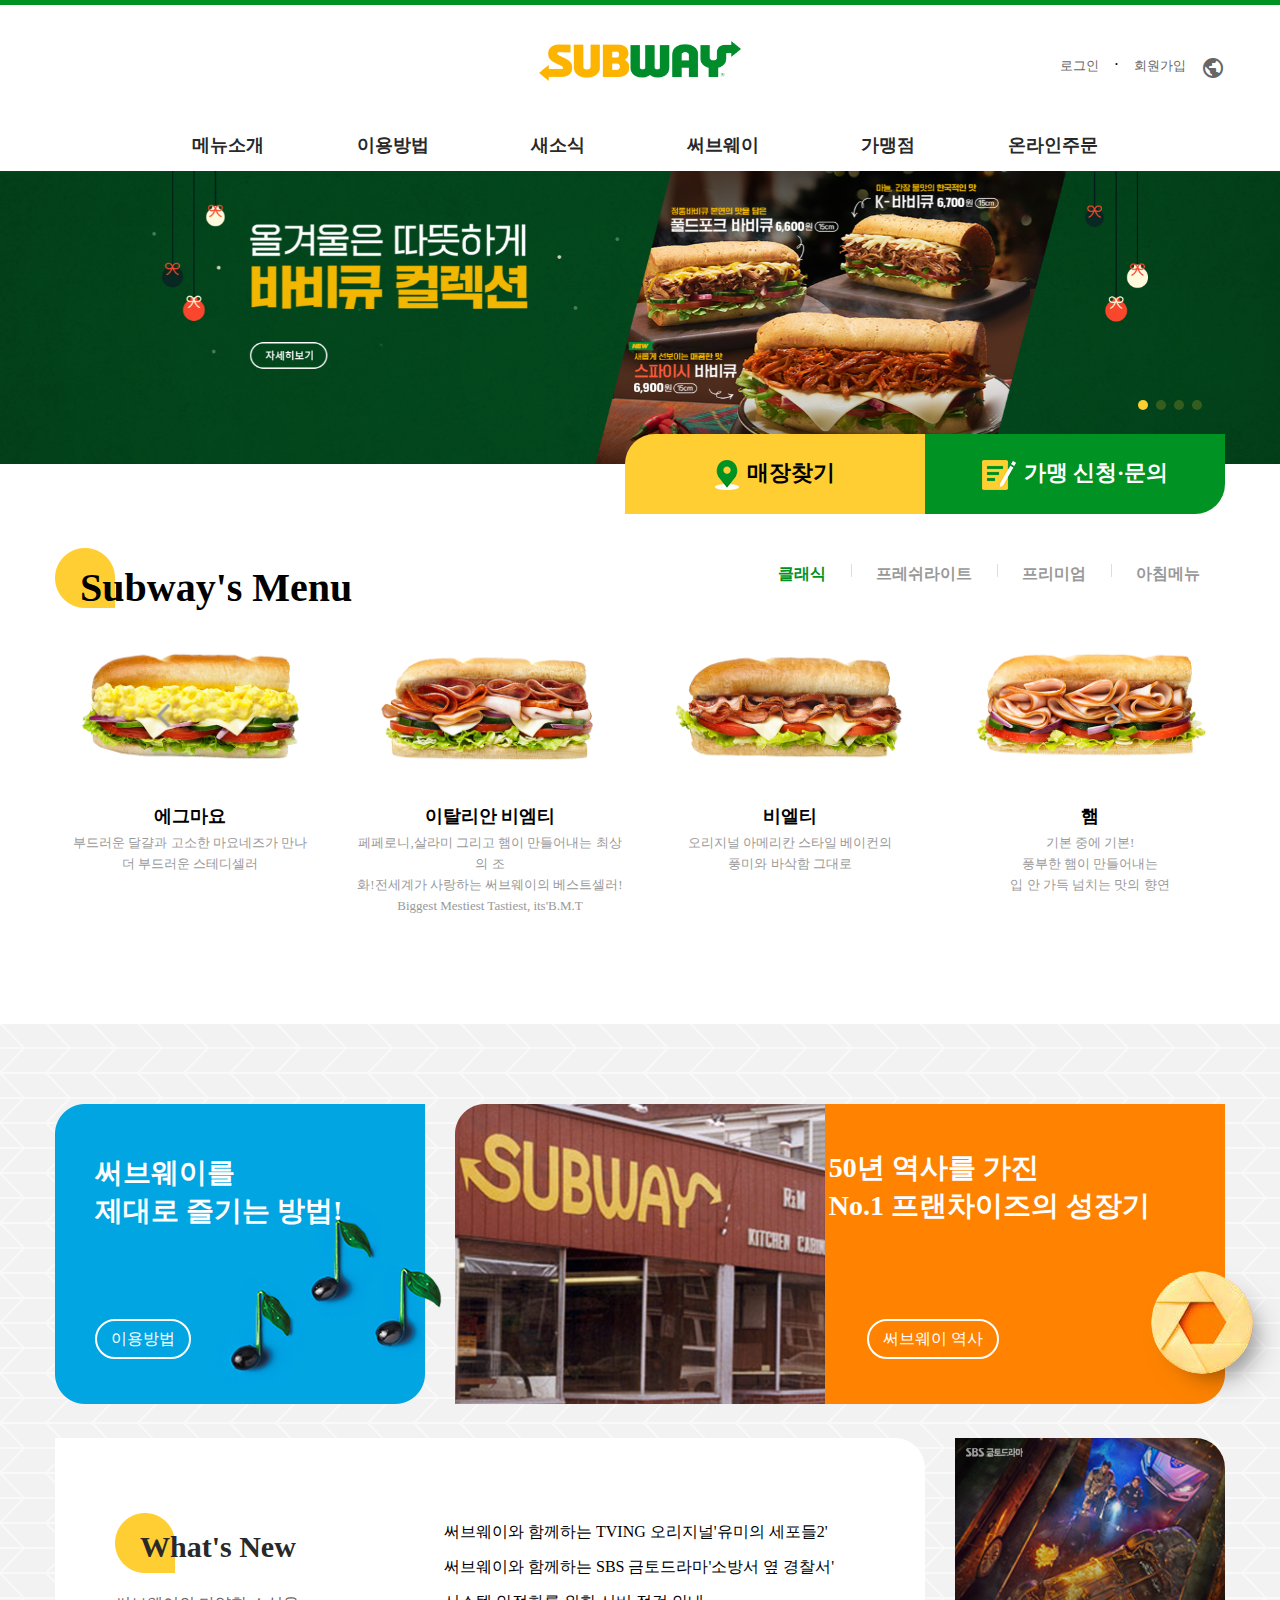
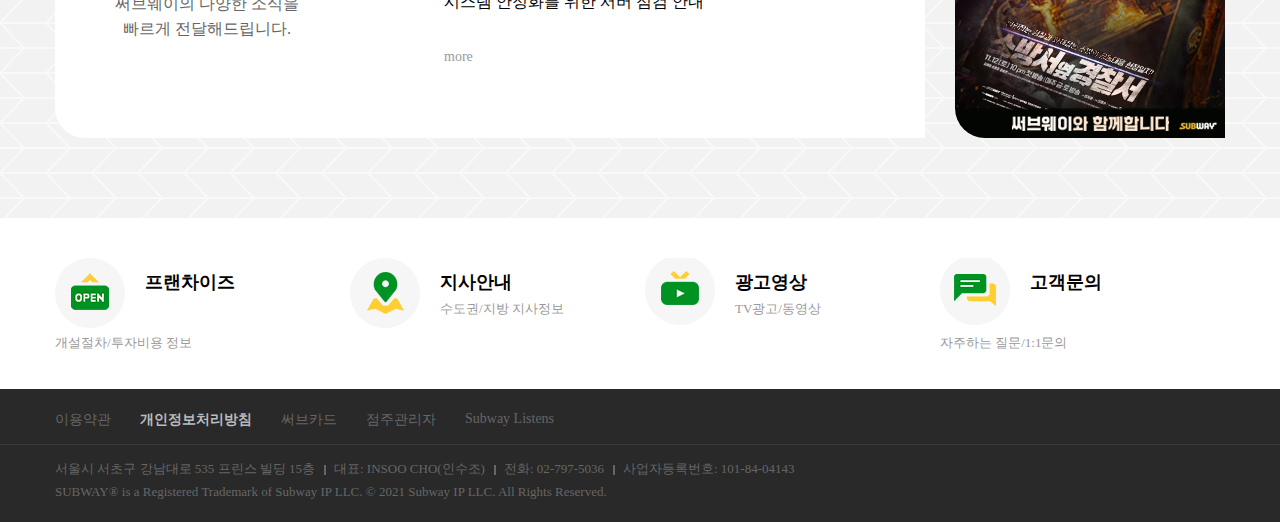
<file: index.html>
<!DOCTYPE html>
<html lang="ko">
<head>
    <meta charset="UTF-8">
    <meta http-equiv="X-UA-Compatible" content="IE=edge">
    <meta name="viewport" content="width=device-width, initial-scale=1.0">
    <title>SUBWAY 서브웨이</title>
    <meta property="og:type" content="website">
    <meta property="og:url" content="https://index.html">
    <meta property="og:title" content="Subway Korea">
    <meta property="og:image" content="https://example.com/image.jpg">
    <meta property="og:description" content="신선하고 건강한 글로벌 NO.1 샌드위치 브랜드, 써브웨이">
    <meta property="og:site_name" content="SUBWAY 서브웨이">
    <meta property="og:locale" content="ko_KO">

    <!--Swiper js-->
    <link rel="stylesheet" href="https://cdn.jsdelivr.net/npm/swiper/swiper-bundle.min.css"/>

    <!--Link-->
    <link rel="icon" type="image/x-icon" href="/image/subway_favicon.ico">
    <link rel="preconnect" href="https://fonts.googleapis.com">
    <link rel="preconnect" href="https://fonts.gstatic.com" crossorigin>
    <link href="https://fonts.googleapis.com/css2?family=Nanum+Gothic:wght@400;700;800&display=swap" rel="stylesheet">
    <link rel="stylesheet" href="https://fonts.googleapis.com/css2?family=Material+Symbols+Outlined:opsz,wght,FILL,GRAD@20..48,100..700,0..1,-50..200" />
    <link rel="stylesheet" href="css/style.css">
    
    <!--Script-->
    <script src="https://cdn.jsdelivr.net/npm/swiper/swiper-bundle.min.js"></script>
    <script defer src="js/main.js"></script>

</head>
<body>

<!--Header-->

    <header>
        <div class="inner">
            <div id="header">
                <div class="logo">
                <a href="javascript:void(0)"><img src="image/subway_logo.png" alt="subway"></a>
                </div>
                <ul class="sub-menu">
                    <li><a id="btn-login" href="javascript:void(0)">로그인</a></li>
                    <li>·</li>
                    <li><a href="javascript:void(0)">회원가입</a></li>
                    <li><a href="javascript:void(0)"><span class="material-symbols-outlined">public</span></a></li>
                </ul>
            </div>
        </div>
    </header>


    <!--Login modal-->
    <div id="modal" class="modal-overlay">
        <div class="modal-window">
            <div class="title">
                <img src="image/subway_logo.png" alt="Subway">
                <h2>로그인</h2>
                <p>써브웨이 회원으로 로그인하시면<br>다양한 서비스를 이용하실 수 있습니다.</p>
            </div>
            <div class="content">
                <input type="text" placeholder="아이디" onfocus="this.placeholder=''" onblur="this.placeholder='아이디'">
                <input type="password" placeholder="비밀번호" onfocus="this.placeholder=''" onblur="this.placeholder='비밀번호'">
            </div>
            <div class="login-btn">
                <button>로그인</button>
            </div>
            <div class="modal-user_find">
                <ul>
                    <li><a href="/">아이디 찾기</a></li>
                    <li><a href="/">비밀번호 찾기</a></li>
                    <li><a href="/">회원가입</a></li>
                </ul>
            </div>
            
        </div>
    </div>

<!--Navbar-->

    <nav>
        <div class="navbar">
            <ul class="clearfix mainmenu">
                <li>메뉴소개
                    <ul class="submenu">
                        <li><a href="./menuList/sandwich.html">샌드위치</a></li>
                        <li><a href="/">랩·기타</a></li>
                        <li><a href="/">샐러드</a></li>
                        <li><a href="/">아침메뉴</a></li>
                        <li><a href="/">스마일 썹</a></li>
                        <li><a href="/">단체메뉴</a></li>
                    </ul>
                </li>
                <li>이용방법
                    <ul class="submenu">
                        <li><a href="/">써브웨이 이용방법</a></li>
                        <li><a href="/">단체메뉴 이용방법</a></li>
                        <li><a href="/">신선한 재료 소개</a></li>
                        <li><a href="/">APP 이용방법</a></li>
                    </ul>
                </li>
                <li>새소식
                    <ul class="submenu">
                        <li><a href="/">이벤트·프로모션</a></li>
                        <li><a href="/">뉴스·공지사항</a></li>
                        <li><a href="/">광고영상</a></li>
                    </ul>
                </li>
                <li>써브웨이
                    <ul class="submenu">
                        <li><a href="/">써브웨이 역사</a></li>
                        <li><a href="/">써브웨이 약속</a></li>
                        <li><a href="/">샌드위치 아티스트 지원</a></li>
                        <li><a href="/">매장찾기</a></li>
                    </ul>
                </li>
                <li>가맹점
                    <ul class="submenu">
                        <li><a href="/">써브웨이 프랜차이즈</a></li>
                        <li><a href="/">가맹관련 FAQ</a></li>
                        <li><a href="/">가맹신청·문의</a></li>
                        <li><a href="/">지사안내</a></li>
                        <li><a href="/">사업설명회</a></li>
                    </ul>
                </li>
                <li>온라인주문
                    <ul class="submenu">
                        <li><a href="/">FAST-SUB</a></li>
                        <li><a href="/">HOME-SUB</a></li>
                        <li><a href="/">단체주문</a></li>
                    </ul>
                </li>
            </ul>
        </div>
    </nav>

<!--Slide Banner Section-->
    <section>
            <div class="swiper mySwiper">
                <div class="swiper-wrapper">
                <div class="swiper-slide"><a href=""><img src="./image/slide1.jpg" alt="올겨울은 따뜻하게 바비큐 컬렉션"></a></div>
                <div class="swiper-slide"><a href=""><img src="./image/slide2.jpg" alt="이달의 썹!프라이즈 치킨 데리야끼 콤보"></a></div>
                <div class="swiper-slide"><a href=""><img src="./image/slide3.jpg" alt="오븐 베이크 스위트 포테이토, 고구마칩 2200원, 고구마칩 & 음료 3400원"></a></div>
                <div class="swiper-slide"><a href=""><img src="./image/slide4.jpg" alt="내 손안의 작은 서브웨이 말이 안나올때 손으로 주문하자"></a></div>
                </div>
                <div class="swiper-pagination"></div>
            </div>
            <div class="inner">
                <div class="quick_link">
                    <div class="store">
                        <strong><a href=""><img src="image/icon_map (1).png" alt="map__icon">매장찾기</a></strong>
                    </div>
                    <div class="franchise">
                        <strong><a href=""><img src="image/icon_franchise.png" alt="Write">가맹 신청·문의</a></strong>
                    </div>
                </div>
            </div>
    </section>

<!--Contents Section-->
    
    <section>
        <div id="subway_menu">
        <div class="inner">
                <div class="menu_hd">
                    <h2>Subway's Menu</h2>
                    <ul class="tabs">
                        <li class="tab-link current" data="tab-1"><a href="javascript:void(0)">클래식</a></li>
                        <li class="tab-link" data="tab-2"><a href="javascript:void(0)">프레쉬라이트</a></li>
                        <li class="tab-link" data="tab-3"><a href="javascript:void(0)">프리미엄</a></li>
                        <li class="tab-link" data="tab-4"><a href="javascript:void(0)">아침메뉴</a></li>
                    </ul>
                </div>
                    <div id="tab-1" class="tab-content current">
                        <!-- Swiper -->
                        <div class="swiper mySwiper2">
                        <div class="swiper-wrapper">
                            <div class="swiper-slide"><a href="javascript:void(0)">
                                <img src="./image/Egg-Mayo_20211231094817112.png" alt="에그마요" class="menu_img">
                            <h2>에그마요</h2>
                            <span>부드러운 달걀과 고소한 마요네즈가 만나<br>더 부드러운 스테디셀러</span>
                            </a>
                            </div>
                            <div class="swiper-slide"><a href="javascript:void(0)">
                                <img src="./image/Italian_B.M.T_20211231094910899.png" alt="이탈리아 비엠티"  class="menu_img">
                            <h2>이탈리안 비엠티</h2>
                            <span>페페로니,살라미 그리고 햄이 만들어내는 최상의 조<br>화!전세계가 사랑하는 써브웨이의 베스트셀러!<br>Biggest Mestiest Tastiest, its'B.M.T</span>
                            </a>
                            </div>
                            <div class="swiper-slide"><a href="javascript:void(0)">
                                <img src="./image/B.L.T_20211231094744175.png" alt="비엘티"  class="menu_img">
                            <h2>비엘티</h2>
                            <span>오리지널 아메리칸 스타일 베이컨의<br>풍미와 바삭함 그대로</span>
                            </a>
                            </div>
                            <div class="swiper-slide"><a href="javascript:void(0)">
                                <img src="./image/Ham_20211231094833168.png" alt="햄"  class="menu_img">
                            <h2>햄</h2>
                            <span>기본 중에 기본!<br>풍부한 햄이 만들어내는<br>입 안 가득 넘치는 맛의 향연</span>
                            </a>
                            </div>
                            <div class="swiper-slide"><a href="javascript:void(0)">
                                <img src="./image/Tuna_20211231095535268.png" alt="참치" class="menu_img">
                            <h2>참치</h2>
                            <span>남녀노소 누구나 좋아하는<br>담백한 참치와 고소한 마요네즈의<br>완벽한 조화</sapn>
                            </a>
                            </div>
                        </div>
                        </div>
                    </div>
                </div>
                    <div class="swiper-button-next"></div>
                    <div class="swiper-button-prev"></div>
            </div>
    </section>

<!--Contents-->
    <section>
        <div class="notice">
            <div class="inner">
                <div class="content-top">
                    <div class="utilization">
                        <p>써브웨이를<br>제대로 즐기는 방법!</p>
                        <a href=""><span>이용방법</span></a>
                        <img src="./image/bg_utilization.png" alt="">
                    </div>
                    <div class="history">
                        <p>50년 역사를 가진 <br>No.1 프랜차이즈의 성장기</p>
                        <a href=""><span>써브웨이 역사</span></a>
                        <img src="./image/img_subway_history.png" alt="">
                    </div>
                </div>
                <div class="content-bottom">
                    <div class="whats_new">
                        <div class="title">
                            <h2>What's New</h2>
                            <p>써브웨이의 다양한 소식을 <br>빠르게 전달해드립니다.</p>
                        </div>
                        <div class="notice_list">
                            <ul>
                                <li><a href="/">써브웨이와 함께하는 TVING 오리지널'유미의 세포들2'</a></li>
                                <li><a href="/">써브웨이와 함께하는 SBS 금토드라마'소방서 옆 경찰서'</a></li>
                                <li><a href="/">시스템 안정화를 위한 서버 점검 안내</a></li>
                            </ul>
                            <a href="/"><span class="more">more</span></a>
                        </div>
                    </div>
                    <div class="sponser">
                        <div class="swiper mySwiper3">
                            <div class="swiper-wrapper">
                              <div class="swiper-slide"><a href="/"><img src="./image/270X300_20221115105546395.jpg" alt="소방서 옆 경찰서"></a></div>
                              <div class="swiper-slide"><a href="/"><img src="./image/270X300_20221117044819196.jpg" alt="유미의 세포들2 서브웨이와 함께합니다"></a></div>
                            </div>
                            <div class="swiper-pagination"></div>
                          </div>
                    </div>
                </div>
            </div>
        </div>
    </section>
    <section>
        <div class="inner">
                <div class="quick_menu">
                <ul>
                    <li class="qm01">
                        <a href="/">
                            <div class="icon"></div>
                            <strong>프랜차이즈</strong><br>
                            <span>개설절차/투자비용 정보</span>
                        </a>
                    </li>
                    <li class="qm02">
                        <a href="/">
                            <div class="icon"></div>
                            <strong>지사안내</strong><br>
                            <span>수도권/지방 지사정보</span>
                        </a>
                    </li>
                    <li class="qm03">
                        <a href="/">
                            <div class="icon"></div>
                            <strong>광고영상</strong><br>
                            <span>TV광고/동영상</span>
                        </a>
                    </li>
                    <li class="qm04">
                        <a href="/">
                            <div class="icon"></div>
                            <strong>고객문의</strong><br>
                            <span>자주하는 질문/1:1문의</span>
                        </a>
                    </li>
                </ul>
            </div>
        </div>
    </section>

<!--Footer-->

    <footer>
        <div class="inner">
            <div class="footer">
                <ul>
                    <li><a href="/">이용약관</a></li>
                    <li><a href="/">개인정보처리방침</a></li>
                    <li><a href="/">써브카드</a></li>
                    <li><a href="/">점주관리자</a></li>
                    <li><a href="/">Subway Listens</a></li>
                </ul>
            <span class="addr">서울시 서초구 강남대로 535 프린스 빌딩 15층</span>
            <span>대표: INSOO CHO(인수조)</span>
            <span>전화: 02-797-5036</span>
            <span>사업자등록번호: 101-84-04143</span>
            <p>SUBWAY® is a Registered Trademark of Subway IP LLC. © 2021 Subway IP LLC. All Rights Reserved.</p>
            </div>
        </div>
        <div class="content"></div>
    </footer>
</body>
</html>
</file>
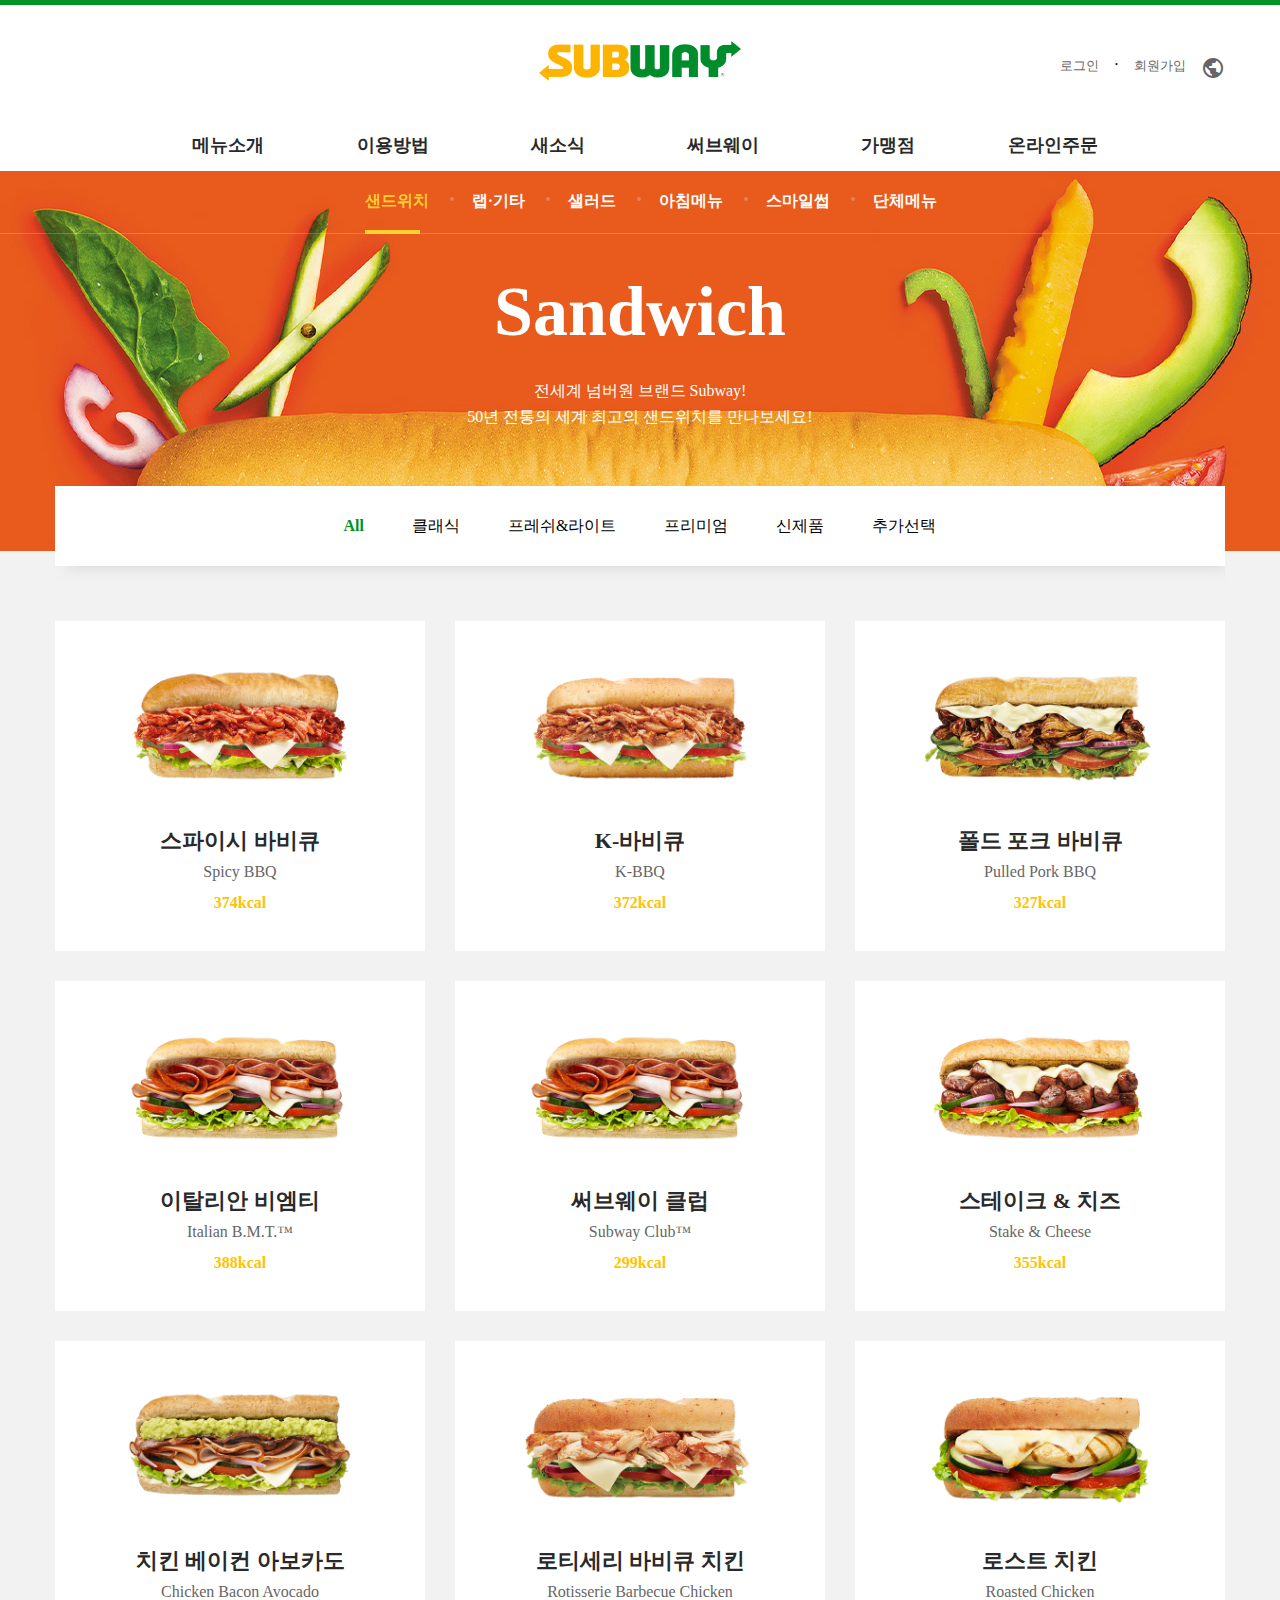
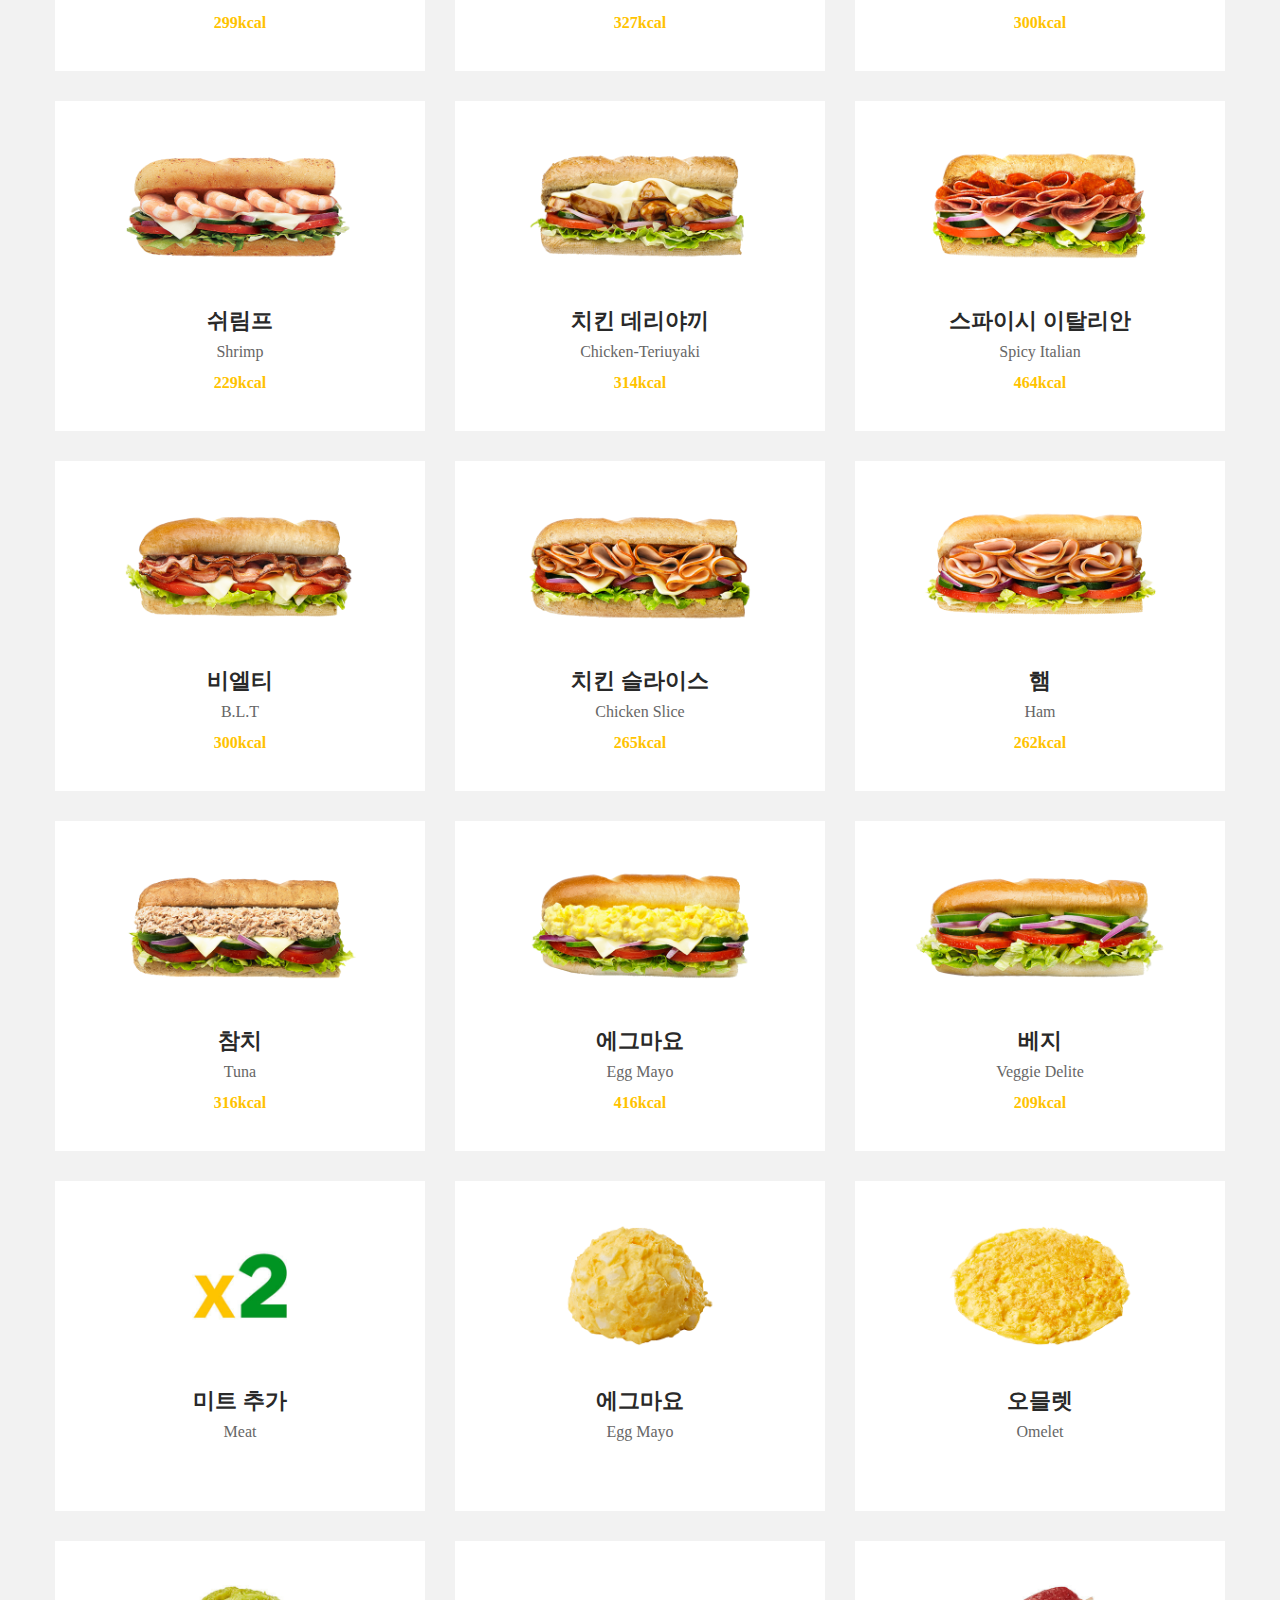
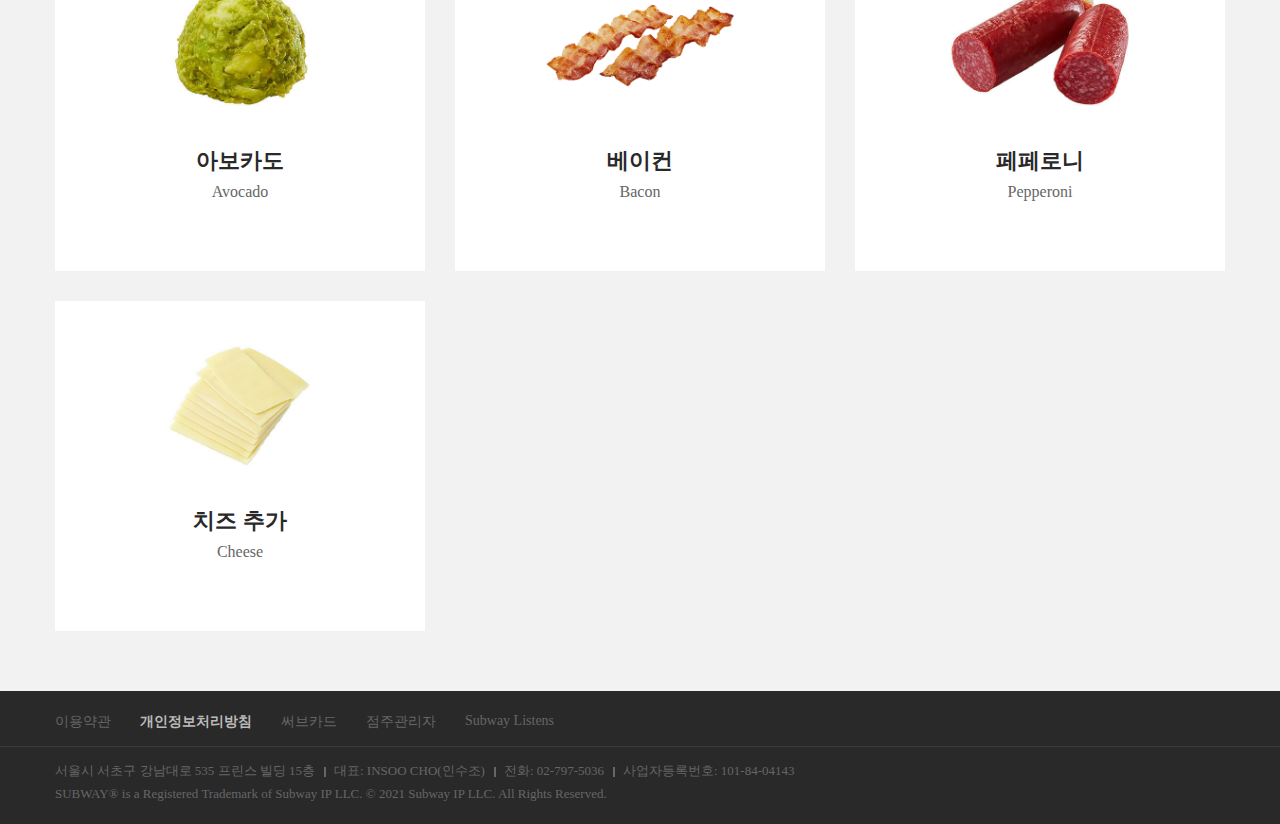
<file: menuList/sandwich.html>
<!DOCTYPE html>
<html lang="ko">
<head>
    <meta charset="UTF-8">
    <meta http-equiv="X-UA-Compatible" content="IE=edge">
    <meta name="viewport" content="width=device-width, initial-scale=1.0">
    <title>SUBWAY 서브웨이</title>
    <meta property="og:type" content="website">
    <meta property="og:url" content="https://index.html">
    <meta property="og:title" content="Subway Korea">
    <meta property="og:image" content="https://example.com/image.jpg">
    <meta property="og:description" content="신선하고 건강한 글로벌 NO.1 샌드위치 브랜드, 써브웨이">
    <meta property="og:site_name" content="SUBWAY 서브웨이">
    <meta property="og:locale" content="ko_KO">

    <!--Link-->
    <link rel="icon" type="image/x-icon" href="./image/subway_favicon.ico">
    <link rel="preconnect" href="https://fonts.googleapis.com">
    <link rel="preconnect" href="https://fonts.gstatic.com" crossorigin>
    <link href="https://fonts.googleapis.com/css2?family=Nanum+Gothic:wght@400;700;800&display=swap" rel="stylesheet">
    <link rel="stylesheet" href="https://fonts.googleapis.com/css2?family=Material+Symbols+Outlined:opsz,wght,FILL,GRAD@20..48,100..700,0..1,-50..200" />
    <link rel="stylesheet" href="css/sandwich.css">

    <!--Script-->
    <script defer src="js/script.js"></script>
    
</head>
<body>
    <!--Header-->

    <header>
        <div class="inner">
            <div id="header">
                <div class="logo">
                <a href="/"><img src="image/subway_logo.png" alt="subway"></a>
                </div>
                <ul class="sub-menu">
                    <li><a id="btn-login" href="javascript:void(0)">로그인</a></li>
                    <li>·</li>
                    <li><a href="javascript:void(0)">회원가입</a></li>
                    <li><a href="javascript:void(0)"><span class="material-symbols-outlined">public</span></a></li>
                </ul>
            </div>
        </div>
    </header>

<!--Login modal-->
    <div id="modal" class="modal-overlay">
        <div class="modal-window">
            <div class="title">
                <img src="image/subway_logo.png" alt="Subway">
                <h2>로그인</h2>
                <p>써브웨이 회원으로 로그인하시면<br>다양한 서비스를 이용하실 수 있습니다.</p>
            </div>
            <div class="content">
                <input type="text" placeholder="아이디" onfocus="this.placeholder=''" onblur="this.placeholder='아이디'">
                <input type="password" placeholder="비밀번호" onfocus="this.placeholder=''" onblur="this.placeholder='비밀번호'">
            </div>
            <div class="login-btn">
                <button>로그인</button>
            </div>
            <div class="modal-user_find">
                <ul>
                    <li><a href="/">아이디 찾기</a></li>
                    <li><a href="/">비밀번호 찾기</a></li>
                    <li><a href="/">회원가입</a></li>
                </ul>
            </div>
            
        </div>
    </div>


<!--Navbar-->

    <nav>
        <div class="navbar">
            <ul class="clearfix mainmenu">
                <li>메뉴소개
                    <ul class="submenu">
                        <li><a href="sandwich.html">샌드위치</a></li>
                        <li><a href="/">랩·기타</a></li>
                        <li><a href="/">샐러드</a></li>
                        <li><a href="/">아침메뉴</a></li>
                        <li><a href="/">스마일 썹</a></li>
                        <li><a href="/">단체메뉴</a></li>
                    </ul>
                </li>
                <li>이용방법
                    <ul class="submenu">
                        <li><a href="/">써브웨이 이용방법</a></li>
                        <li><a href="/">단체메뉴 이용방법</a></li>
                        <li><a href="/">신선한 재료 소개</a></li>
                        <li><a href="/">APP 이용방법</a></li>
                    </ul>
                </li>
                <li>새소식
                    <ul class="submenu">
                        <li><a href="/">이벤트·프로모션</a></li>
                        <li><a href="/">뉴스·공지사항</a></li>
                        <li><a href="/">광고영상</a></li>
                    </ul>
                </li>
                <li>써브웨이
                    <ul class="submenu">
                        <li><a href="/">써브웨이 역사</a></li>
                        <li><a href="/">써브웨이 약속</a></li>
                        <li><a href="/">샌드위치 아티스트 지원</a></li>
                        <li><a href="/">매장찾기</a></li>
                    </ul>
                </li>
                <li>가맹점
                    <ul class="submenu">
                        <li><a href="/">써브웨이 프랜차이즈</a></li>
                        <li><a href="/">가맹관련 FAQ</a></li>
                        <li><a href="/">가맹신청·문의</a></li>
                        <li><a href="/">지사안내</a></li>
                        <li><a href="/">사업설명회</a></li>
                    </ul>
                </li>
                <li>온라인주문
                    <ul class="submenu">
                        <li><a href="/">FAST-SUB</a></li>
                        <li><a href="/">HOME-SUB</a></li>
                        <li><a href="/">단체주문</a></li>
                    </ul>
                </li>
            </ul>
        </div>
    </nav>

    <section>
        <div class="banner">
            <div class="inner">
                <div class="banner_menu">
                    <ul>
                        <li class="active">
                            <a href="/">샌드위치</a>
                            <div class="active_bar"></div>
                        </li>
                        <li><a href="/">랩·기타</a></li>
                        <li><a href="/">샐러드</a></li>
                        <li><a href="/">아침메뉴</a></li>
                        <li><a href="/">스마일썹</a></li>
                        <li><a href="/">단체메뉴</a></li>
                    </ul>
                </div>
                <h2>Sandwich</h2>
                <p>전세계 넘버원 브랜드 Subway!<br>50년 전통의 세계 최고의 샌드위치를 만나보세요!</p>
            </div>
            <div class="row-line"></div>
        </div>
    </section>

<!--Tab Menu-->
    <section>
        <div id="menu_box">
            <div class="inner">
            <div class="tab_menu">
                <ul class="tab">
                    <li class="tab_item active">All</li>
                    <li class="tab_item">클래식</li>
                    <li class="tab_item">프레쉬&라이트</li>
                    <li class="tab_item">프리미엄</li>
                    <li class="tab_item">신제품</li>
                    <li class="tab_item">추가선택</li>
                </ul>
            </div>
        </div>
                <div class="tab_inner_wrap">

                <!--All Menu Tab-->
                    <div class="tab_inner active">
                        <div class="menu">
                            <ul>
                                <li>
                                    <a href="/">
                                        <img src="./image/sandwich/스파이시바비큐_정면_20221031041334845.png" alt="스파이시 바비큐">
                                        <strong>스파이시 바비큐</strong>
                                        <span>Spicy BBQ</span>
                                        <span class="kcal">374kcal</span>
                                        <div class="hover-box">
                                            <strong>스파이시 바비큐</strong>
                                            <span>Spicy BBQ</span>
                                            <p>부드러운 폴드포크에 매콤한 맛을 더했다!<br>올 겨울 자꾸만 생각 날 매콤한 맛을 써브웨이<br>스파이시 바비큐로 만나보세요!</p>
                                            <img src="./image/sandwich/icon_view.png" alt="자세히보기">
                                        </div>
                                    </a>
                                </li>
                                <li>
                                    <a href="/">
                                        <img src="./image/sandwich/K-BBQ_20211231094930225.png" alt="K-바비큐">
                                        <strong>K-바비큐</strong>
                                        <span>K-BBQ</span>
                                        <span class="kcal">372kcal</span>
                                        <div class="hover-box">
                                            <strong>K-바비큐</strong>
                                            <span>K-BBQ</span>
                                            <p>써브웨이의 코리안 스타일 샌드위치! <br> 마늘,간장 그리고 은은한 불맛까지<br><br></p>
                                            <img src="./image/sandwich/icon_view.png" alt="자세히보기">
                                        </div>
                                    </a>
                                </li>
                                <li>
                                    <a href="/">
                                        <img src="./image/sandwich//Pulled-Pork+cheese_20211231095012512.png" alt="폴드 포크 바비큐">
                                        <strong>폴드 포크 바비큐</strong>
                                        <span>Pulled Pork BBQ</span>
                                        <span class="kcal">327kcal</span>
                                        <div class="hover-box">
                                            <strong>폴드 포크 바비큐</strong>
                                            <span>Pulled Pork BBQ</span>
                                            <p>미국 스타일의 폴드 포크 바비큐가 가득 들어간<br>샌드위치<br><br></p>
                                            <img src="./image/sandwich/icon_view.png" alt="자세히보기">
                                        </div>
                                    </a>
                                </li>
                                <li>
                                    <a href="/">
                                        <img src="./image/sandwich/Italian_B.M.T_20211231094910899.png" alt="이탈리안 비엠티">
                                        <strong>이탈리안 비엠티</strong>
                                        <span>Italian B.M.T.™</span>
                                        <span class="kcal">388kcal</span>
                                        <div class="hover-box">
                                            <strong>이탈리안 비엠티</strong>
                                            <span>Italian B.M.T.™</span>
                                            <p>페페로니,살라미 그고 햄이 만들어내는 최상의 조화! <br>전세계가 사랑하는 써브웨이의 베스트셀러!<br>Biggest Meatiest Tastiest, it's B.M.T</p>
                                            <img src="./image/sandwich/icon_view.png" alt="자세히보기">
                                        </div>
                                    </a>
                                </li>
                                <li>
                                    <a href="/">
                                        <img src="./image/sandwich/Italian_B.M.T_20211231094910899.png" alt="써브웨이 클럽">
                                        <strong>써브웨이 클럽</strong>
                                        <span>Subway Club™</span>
                                        <span class="kcal">299kcal</span>
                                        <div class="hover-box">
                                            <strong>써브웨이 클럽</strong>
                                            <span>Subway Club™</span>
                                            <p>고소한 베이컨, 담백한 치킨 슬라이스에 햄까지<br>더해진 완벽한 앙상블<br></p>
                                            <img src="./image/sandwich/icon_view.png" alt="자세히보기">
                                        </div>
                                    </a>
                                </li>
                                <li>
                                    <a href="/">
                                        <img src="./image/sandwich/Steak-&-Cheese_20211231095455613.png" alt="스테이크 & 치즈">
                                        <strong>스테이크 & 치즈</strong>
                                        <span>Stake & Cheese</span>
                                        <span class="kcal">355kcal</span>
                                        <div class="hover-box">
                                            <strong>스테이크 & 치즈</strong>
                                            <span>Stake & Cheese</span>
                                            <p>육즙이 쫙~풍부한 비프 스테이크의 <br>풍미가 입안 한가득<br></p>
                                            <img src="./image/sandwich/icon_view.png" alt="자세히보기">
                                        </div>
                                    </a>
                                </li>
                                <li>
                                    <a href="/">
                                        <img src="./image/sandwich/치킨베이컨아보카도샌드위치_20220804012954461.png" alt="치킨 베이컨 아보카도">
                                        <strong>치킨 베이컨 아보카도</strong>
                                        <span>Chicken Bacon Avocado</span>
                                        <span class="kcal">299kcal</span>
                                        <div class="hover-box">
                                            <strong>치킨 베이컨 아보카도</strong>
                                            <span>Chicken Bacon Avocado</span>
                                            <p>담백하게 닭가슴살로 만든 치킨 슬라이스와 <br>베이컨,부드러운 아보카도의 만남</p>
                                            <img src="./image/sandwich/icon_view.png" alt="자세히보기">
                                        </div>
                                    </a>
                                </li>
                                <li>
                                    <a href="/">
                                        <img src="./image/sandwich/Rotisserie-Barbecue-Chicken_20211231023137878.png" alt="로티세리 바비큐 치킨">
                                        <strong>로티세리 바비큐 치킨</strong>
                                        <span>Rotisserie Barbecue Chicken</span>
                                        <span class="kcal">327kcal</span>
                                        <div class="hover-box">
                                            <strong>로티세리 바비큐 치킨</strong>
                                            <span>Rotisserie Barbecue Chicken</span>
                                            <p>촉촉한 바비큐 치킨의 풍미가득.<br>손으로 찢어 더욱 부드러운 치킨의 혁명</p>
                                            <img src="./image/sandwich/icon_view.png" alt="자세히보기">
                                        </div>
                                    </a>
                                </li>
                                <li>
                                    <a href="/">
                                        <img src="./image/sandwich/Roasted-Chicken_20211231095032718.png" alt="로스트 치킨">
                                        <strong>로스트 치킨</strong>
                                        <span>Roasted Chicken</span>
                                        <span class="kcal">300kcal</span>
                                        <div class="hover-box">
                                            <strong>로스트 치킨</strong>
                                            <span>Roasted Chicken</span>
                                            <p>오븐에 구워 담백한 저칼로리 닭가슴살의 건강한 풍미<br><br></p>
                                            <img src="./image/sandwich/icon_view.png" alt="자세히보기">
                                        </div>
                                    </a>
                                </li>
                                <li>
                                    <a href="/">
                                        <img src="./image/sandwich/Shrimp_20211231095411189.png" alt="쉬림프">
                                        <strong>쉬림프</strong>
                                        <span>Shrimp</span>
                                        <span class="kcal">229kcal</span>
                                        <div class="hover-box">
                                            <strong>쉬림프</strong>
                                            <span>Shrimp</span>
                                            <p>탱글한 식감이 그대로 살아있는 통새우가<br>5마리 들어가 한입 먹을때마다<br>진짜 새우의 풍미가 가득</p>
                                            <img src="./image/sandwich/icon_view.png" alt="자세히보기">
                                        </div>
                                    </a>
                                </li>
                                <li>
                                    <a href="/">
                                        <img src="./image/sandwich/Chicken-Teriyaki_20211231094803381.png" alt="치킨 데리야끼">
                                        <strong>치킨 데리야끼</strong>
                                        <span>Chicken-Teriuyaki</span>
                                        <span class="kcal">314kcal</span>
                                        <div class="hover-box">
                                            <strong>치킨 데리야끼</strong>
                                            <span>Chicken-Teriuyaki</span>
                                            <p>담백한 치킨 스트립에 달콤 짭쪼름한<br>써브웨이 특제 데리야끼 소스와의 환상적인 만남<br><br></p>
                                            <img src="./image/sandwich/icon_view.png" alt="자세히보기">
                                        </div>
                                    </a>
                                </li>
                                <li>
                                    <a href="/">
                                        <img src="./image/sandwich/spicy_italian_20211231095435532.png" alt="스파이시 이탈리안">
                                        <strong>스파이시 이탈리안</strong>
                                        <span>Spicy Italian</span>
                                        <span class="kcal">464kcal</span>
                                        <div class="hover-box">
                                            <strong>스파이시 이탈리안</strong>
                                            <span>Spicy Italian</span>
                                            <p>살라미, 페퍼로니가 입안 한가득!<br>쏘 핫한 이탈리아의 맛<br><br></p>
                                            <img src="./image/sandwich/icon_view.png" alt="자세히보기">
                                        </div>
                                    </a>
                                </li>
                                <li>
                                    <a href="/">
                                        <img src="./image/sandwich/B.L.T_20211231094744175.png" alt="비엘티">
                                        <strong>비엘티</strong>
                                        <span>B.L.T</span>
                                        <span class="kcal">300kcal</span>
                                        <div class="hover-box">
                                            <strong>비엘티</strong>
                                            <span>B.L.T</span>
                                            <p>오리지널 아메리칸 스타일<br>베이컨의 풍미와 바삭함 그대로-<br><br></p>
                                            <img src="./image/sandwich/icon_view.png" alt="자세히보기">
                                        </div>
                                    </a>
                                </li>
                                <li>
                                    <a href="/">
                                        <img src="./image/sandwich/치킨슬라이스샌드위치_20220804012537491.png" alt="치킨 슬라이스">
                                        <strong>치킨 슬라이스</strong>
                                        <span>Chicken Slice</span>
                                        <span class="kcal">265kcal</span>
                                        <div class="hover-box">
                                            <strong>치킨 슬라이스</strong>
                                            <span>Chicken Slice</span>
                                            <p>닭가슴살로 만든 치킨 슬라이스로<br>즐기는 담백한 맛!<br></p>
                                            <img src="./image/sandwich/icon_view.png" alt="자세히보기">
                                        </div>
                                    </a>
                                </li>
                                <li>
                                    <a href="/">
                                        <img src="./image/sandwich/Ham_20211231094833168.png" alt="햄">
                                        <strong>햄</strong>
                                        <span>Ham</span>
                                        <span class="kcal">262kcal</span>
                                        <div class="hover-box">
                                            <strong>햄</strong>
                                            <span>Ham</span>
                                            <p>기본 중에 기본!<br>풍부한 햄이 만들어내는<br>입 안 가득 넘치는 맛의 향연</p>
                                            <img src="./image/sandwich/icon_view.png" alt="자세히보기">
                                        </div>
                                    </a>
                                </li>
                                <li>
                                    <a href="/">
                                        <img src="./image/sandwich/Tuna_20211231095535268.png" alt="참치">
                                        <strong>참치</strong>
                                        <span>Tuna</span>
                                        <span class="kcal">316kcal</span>
                                        <div class="hover-box">
                                            <strong>참치</strong>
                                            <span>Tuna</span>
                                            <p>남녀노소 누구나 좋아하는 담백한 참치와 <br>고소한 마요내즈의 완벽한 조화</p>
                                            <img src="./image/sandwich/icon_view.png" alt="자세히보기">
                                        </div>
                                    </a>
                                </li>
                                <li>
                                    <a href="/">
                                        <img src="./image/sandwich/Egg-Mayo_20211231094817112.png" alt="에그마요">
                                        <strong>에그마요</strong>
                                        <span>Egg Mayo</span>
                                        <span class="kcal">416kcal</span>
                                        <div class="hover-box">
                                            <strong>에그마요</strong>
                                            <span>Egg Mayo</span>
                                            <p>부드러운 달걀과 고소한 마요네즈가<br>만나 더 부드러운 스테디셀러</p>
                                            <img src="./image/sandwich/icon_view.png" alt="자세히보기">
                                        </div>
                                    </a>
                                </li>
                                <li>
                                    <a href="/">
                                        <img src="./image/sandwich/Veggie-Delite_20211231095658375.png" alt="Veggie Delite">
                                        <strong>베지</strong>
                                        <span>Veggie Delite</span>
                                        <span class="kcal">209kcal</span>
                                        <div class="hover-box">
                                            <strong>베지</strong>
                                            <span>Veggie Delite</span>
                                            <p>갓 구운 빵과 신선한 8가지 야채로<br>즐기는 깔끔한 한끼</p>
                                            <img src="./image/sandwich/icon_view.png" alt="자세히보기">
                                        </div>
                                    </a>
                                </li>
                                <li>
                                    <a href="/">
                                        <img src="./image/sandwich/img_toppping_01.png" alt="미트">
                                        <strong>미트 추가</strong>
                                        <span>Meat</span>
                                        <div class="hover-box">
                                            <strong>미트 추가</strong>
                                            <span>Meat</span>
                                            <p>주재료를 두배로 더 푸짐하게 즐기세요! <br>15cm : 2,400원 / 30cm : 4,800원</p>
                                        </div>
                                    </a>
                                </li>
                                <li>
                                    <a href="/">
                                        <img src="./image/sandwich/img_toppping_02.png" alt="에그마요">
                                        <strong>에그마요</strong>
                                        <span>Egg Mayo</span>
                                        <div class="hover-box">
                                            <strong>에그마요</strong>
                                            <span>Egg Mayo</span>
                                            <p>신선한 달걀과<br>고소한 마요네즈의 만남<br>15cm : 1,900원 / 30cm : 3,800원</p>
                                        </div>
                                    </a>
                                </li>
                                <li>
                                    <a href="/">
                                        <img src="./image/sandwich/img_toppping_03.png" alt="오믈렛">
                                        <strong>오믈렛</strong>
                                        <span>Omelet</span>
                                        <div class="hover-box">
                                            <strong>오믈렛</strong>
                                            <span>Omelet</span>
                                            <p>더 부드럽게,더 고소하게<br>15cm : 1,500원 / 30cm : 3,000원</p>
                                        </div>
                                    </a>
                                </li>
                                <li>
                                    <a href="/">
                                        <img src="./image/sandwich/img_toppping_04.png" alt="아보카도">
                                        <strong>아보카도</strong>
                                        <span>Avocado</span>
                                        <div class="hover-box">
                                            <strong>아보카도</strong>
                                            <span>Avocado</span>
                                            <p>숲속의 버터 아보카도로 영양 UP<br>15cm : 1,500원 / 30cm : 3,000원</p>

                                        </div>
                                    </a>
                                </li>
                                <li>
                                    <a href="/">
                                        <img src="./image/sandwich/img_toppping_05.png" alt="베이컨">
                                        <strong>베이컨</strong>
                                        <span>Bacon</span>
                                        <div class="hover-box">
                                            <strong>베이컨</strong>
                                            <span>Bacon</span>
                                            <p>진한 풍미와 바삭한 베이컨으로<br>특별한 나만의 써브웨이<br>15cm : 1,200원 / 30cm : 2,400원<br><br>※샌드위치와 샐러드 메뉴에 기본으로<br>제공되는 베이컨은 샌드위치(베이컨),<br>샐러드(베이컨 비츠)로 제공됩니다.</p>

                                        </div>
                                    </a>
                                </li>
                                <li>
                                    <a href="/">
                                        <img src="./image/sandwich/recipe_pepperoni.jpg" alt="페페로니">
                                        <strong>페페로니</strong>
                                        <span>Pepperoni</span>
                                        <div class="hover-box">
                                            <strong>페페로니</strong>
                                            <span>Pepperoni</span>
                                            <p>입맛 당기는 페페로니로<br>써브웨이를 더 맛있게!<br>15cm : 1,100원 / 30cm : 2,200원</p>
                                        </div>
                                    </a>
                                </li>
                                <li>
                                    <a href="/">
                                        <img src="./image/sandwich/recipe_cheese.jpg" alt="치즈">
                                        <strong>치즈 추가</strong>
                                        <span>Cheese</span>
                                        <div class="hover-box">
                                            <strong>치즈 추가</strong>
                                            <span>Cheese</span>
                                            <p>고소한 치즈를 2배로!<br>15cm : 1,100원 / 30cm : 2,200원</p>
                                        </div>
                                    </a>
                                </li>
                            </ul>
                        </div>
                    </div>
                    <div class="tab_inner">
                        <div class="menu">
                            <ul>
                                <li>
                                    <a href="/">
                                        <img src="./image/sandwich/Egg-Mayo_20211231094817112.png" alt="에그마요">
                                        <strong>에그마요</strong>
                                        <span>Egg Mayo</span>
                                        <span class="kcal">416kcal</span>
                                        <div class="hover-box">
                                            <strong>에그마요</strong>
                                            <span>Egg Mayo</span>
                                            <p>부드러운 달걀과 고소한 마요네즈가<br>만나 더 부드러운 스테디셀러</p>
                                            <img src="./image/sandwich/icon_view.png" alt="자세히보기">
                                        </div>
                                    </a>
                                </li>
                                <li>
                                    <a href="/">
                                        <img src="./image/sandwich/Italian_B.M.T_20211231094910899.png" alt="이탈리안 비엠티">
                                        <strong>이탈리안 비엠티</strong>
                                        <span>Italian B.M.T.™</span>
                                        <span class="kcal">388kcal</span>
                                        <div class="hover-box">
                                            <strong>이탈리안 비엠티</strong>
                                            <span>Italian B.M.T.™</span>
                                            <p>페페로니,살라미 그고 햄이 만들어내는 최상의 조화! <br>전세계가 사랑하는 써브웨이의 베스트셀러!<br>Biggest Meatiest Tastiest, it's B.M.T</p>
                                            <img src="./image/sandwich/icon_view.png" alt="자세히보기">
                                        </div>
                                    </a>
                                </li>
                                <li>
                                    <a href="/">
                                        <img src="./image/sandwich/B.L.T_20211231094744175.png" alt="비엘티">
                                        <strong>비엘티</strong>
                                        <span>B.L.T</span>
                                        <span class="kcal">300kcal</span>
                                        <div class="hover-box">
                                            <strong>비엘티</strong>
                                            <span>B.L.T</span>
                                            <p>오리지널 아메리칸 스타일<br>베이컨의 풍미와 바삭함 그대로-<br><br></p>
                                            <img src="./image/sandwich/icon_view.png" alt="자세히보기">
                                        </div>
                                    </a>
                                </li>
                                <li>
                                    <a href="/">
                                        <img src="./image/sandwich/Ham_20211231094833168.png" alt="햄">
                                        <strong>햄</strong>
                                        <span>Ham</span>
                                        <span class="kcal">262kcal</span>
                                        <div class="hover-box">
                                            <strong>햄</strong>
                                            <span>Ham</span>
                                            <p>기본 중에 기본!<br>풍부한 햄이 만들어내는<br>입 안 가득 넘치는 맛의 향연</p>
                                            <img src="./image/sandwich/icon_view.png" alt="자세히보기">
                                        </div>
                                    </a>
                                </li>
                                <li>
                                    <a href="/">
                                        <img src="./image/sandwich/Tuna_20211231095535268.png" alt="참치">
                                        <strong>참치</strong>
                                        <span>Tuna</span>
                                        <span class="kcal">316kcal</span>
                                        <div class="hover-box">
                                            <strong>참치</strong>
                                            <span>Tuna</span>
                                            <p>남녀노소 누구나 좋아하는 담백한 참치와 <br>고소한 마요내즈의 완벽한 조화</p>
                                            <img src="./image/sandwich/icon_view.png" alt="자세히보기">
                                        </div>
                                    </a>
                                </li>
                            </ul>
                        </div>
                    </div>
                    <div class="tab_inner">
                        <div class="menu">
                            <ul>
                                <li>
                                    <a href="/">
                                        <img src="./image/sandwich/치킨슬라이스샌드위치_20220804012537491.png" alt="치킨 슬라이스">
                                        <strong>치킨 슬라이스</strong>
                                        <span>Chicken Slice</span>
                                        <span class="kcal">265kcal</span>
                                        <div class="hover-box">
                                            <strong>치킨 슬라이스</strong>
                                            <span>Chicken Slice</span>
                                            <p>닭가슴살로 만든 치킨 슬라이스로<br>즐기는 담백한 맛!<br></p>
                                            <img src="./image/sandwich/icon_view.png" alt="자세히보기">
                                        </div>
                                    </a>
                                </li>
                                <li>
                                    <a href="/">
                                        <img src="./image/sandwich/Roasted-Chicken_20211231095032718.png" alt="로스트 치킨">
                                        <strong>로스트 치킨</strong>
                                        <span>Roasted Chicken</span>
                                        <span class="kcal">300kcal</span>
                                        <div class="hover-box">
                                            <strong>로스트 치킨</strong>
                                            <span>Roasted Chicken</span>
                                            <p>오븐에 구워 담백한 저칼로리 닭가슴살의 건강한 풍미<br><br></p>
                                            <img src="./image/sandwich/icon_view.png" alt="자세히보기">
                                        </div>
                                    </a>
                                </li>
                                <li>
                                    <a href="/">
                                        <img src="./image/sandwich/Rotisserie-Barbecue-Chicken_20211231023137878.png" alt="로티세리 바비큐 치킨">
                                        <strong>로티세리 바비큐 치킨</strong>
                                        <span>Rotisserie Barbecue Chicken</span>
                                        <span class="kcal">327kcal</span>
                                        <div class="hover-box">
                                            <strong>로티세리 바비큐 치킨</strong>
                                            <span>Rotisserie Barbecue Chicken</span>
                                            <p>촉촉한 바비큐 치킨의 풍미가득.<br>손으로 찢어 더욱 부드러운 치킨의 혁명</p>
                                            <img src="./image/sandwich/icon_view.png" alt="자세히보기">
                                        </div>
                                    </a>
                                </li>
                                <li>
                                    <a href="/">
                                        <img src="./image/sandwich/Italian_B.M.T_20211231094910899.png" alt="써브웨이 클럽">
                                        <strong>써브웨이 클럽</strong>
                                        <span>Subway Club™</span>
                                        <span class="kcal">299kcal</span>
                                        <div class="hover-box">
                                            <strong>써브웨이 클럽</strong>
                                            <span>Subway Club™</span>
                                            <p>고소한 베이컨, 담백한 치킨 슬라이스에 햄까지<br>더해진 완벽한 앙상블<br></p>
                                            <img src="./image/sandwich/icon_view.png" alt="자세히보기">
                                        </div>
                                    </a>
                                </li>
                                <li>
                                    <a href="/">
                                        <img src="./image/sandwich/Veggie-Delite_20211231095658375.png" alt="베지">
                                        <strong>베지</strong>
                                        <span>Veggie Delite</span>
                                        <span class="kcal">209kcal</span>
                                        <div class="hover-box">
                                            <strong>베지</strong>
                                            <span>Veggie Delite</span>
                                            <p>갓 구운 빵과 신선한 8가지 야채로<br>즐기는 깔끔한 한끼</p>
                                            <img src="./image/sandwich/icon_view.png" alt="자세히보기">
                                        </div>
                                    </a>
                                </li>
                            </ul>
                        </div>
                    </div>
                    <div class="tab_inner">
                        <div class="menu">
                            <ul>
                                <li>
                                    <a href="/">
                                        <img src="./image/sandwich/Shrimp_20211231095411189.png" alt="쉬림프">
                                        <strong>쉬림프</strong>
                                        <span>Shrimp</span>
                                        <span class="kcal">229kcal</span>
                                        <div class="hover-box">
                                            <strong>쉬림프</strong>
                                            <span>Shrimp</span>
                                            <p>탱글한 식감이 그대로 살아있는 통새우가<br>5마리 들어가 한입 먹을때마다<br>진짜 새우의 풍미가 가득</p>
                                            <img src="./image/sandwich/icon_view.png" alt="자세히보기">
                                        </div>
                                    </a>
                                </li>
                                <li>
                                    <a href="/">
                                        <img src="./image/sandwich/K-BBQ_20211231094930225.png" alt="K-바비큐">
                                        <strong>K-바비큐</strong>
                                        <span>K-BBQ</span>
                                        <span class="kcal">372kcal</span>
                                        <div class="hover-box">
                                            <strong>K-바비큐</strong>
                                            <span>K-BBQ</span>
                                            <p>써브웨이의 코리안 스타일 샌드위치! <br> 마늘,간장 그리고 은은한 불맛까지<br><br></p>
                                            <img src="./image/sandwich/icon_view.png" alt="자세히보기">
                                        </div>
                                    </a>
                                </li>
                                <li>
                                    <a href="/">
                                        <img src="./image/sandwich//Pulled-Pork+cheese_20211231095012512.png" alt="폴드 포크 바비큐">
                                        <strong>폴드 포크 바비큐</strong>
                                        <span>Pulled Pork BBQ</span>
                                        <span class="kcal">327kcal</span>
                                        <div class="hover-box">
                                            <strong>폴드 포크 바비큐</strong>
                                            <span>Pulled Pork BBQ</span>
                                            <p>미국 스타일의 폴드 포크 바비큐가 가득 들어간<br>샌드위치<br><br></p>
                                            <img src="./image/sandwich/icon_view.png" alt="자세히보기">
                                        </div>
                                    </a>
                                </li>
                                <li>
                                    <a href="/">
                                        <img src="./image/sandwich/Steak-&-Cheese_20211231095455613.png" alt="스테이크 & 치즈">
                                        <strong>스테이크 & 치즈</strong>
                                        <span>Stake & Cheese</span>
                                        <span class="kcal">355kcal</span>
                                        <div class="hover-box">
                                            <strong>스테이크 & 치즈</strong>
                                            <span>Stake & Cheese</span>
                                            <p>육즙이 쫙~풍부한 비프 스테이크의 <br>풍미가 입안 한가득<br></p>
                                            <img src="./image/sandwich/icon_view.png" alt="자세히보기">
                                        </div>
                                    </a>
                                </li>
                                <li>
                                    <a href="/">
                                        <img src="./image/sandwich/spicy_italian_20211231095435532.png" alt="스파이시 이탈리안">
                                        <strong>스파이시 이탈리안</strong>
                                        <span>Spicy Italian</span>
                                        <span class="kcal">464kcal</span>
                                        <div class="hover-box">
                                            <strong>스파이시 이탈리안</strong>
                                            <span>Spicy Italian</span>
                                            <p>살라미, 페퍼로니가 입안 한가득!<br>쏘 핫한 이탈리아의 맛<br><br></p>
                                            <img src="./image/sandwich/icon_view.png" alt="자세히보기">
                                        </div>
                                    </a>
                                </li>
                                <li>
                                    <a href="/">
                                        <img src="./image/sandwich/Chicken-Teriyaki_20211231094803381.png" alt="치킨 데리야끼">
                                        <strong>치킨 데리야끼</strong>
                                        <span>Chicken-Teriuyaki</span>
                                        <span class="kcal">314kcal</span>
                                        <div class="hover-box">
                                            <strong>치킨 데리야끼</strong>
                                            <span>Chicken-Teriuyaki</span>
                                            <p>담백한 치킨 스트립에 달콤 짭쪼름한<br>써브웨이 특제 데리야끼 소스와의 환상적인 만남<br><br></p>
                                            <img src="./image/sandwich/icon_view.png" alt="자세히보기">
                                        </div>
                                    </a>
                                </li>
                            </ul>
                        </div>
                    </div>
                    <div class="tab_inner">
                        <div class="menu">
                            <ul>
                                <li>
                                    <a href="/">
                                        <img src="./image/sandwich/스파이시바비큐_정면_20221031041334845.png" alt="스파이시 바비큐">
                                        <strong>스파이시 바비큐</strong>
                                        <span>Spicy BBQ</span>
                                        <span class="kcal">374kcal</span>
                                        <div class="hover-box">
                                            <strong>스파이시 바비큐</strong>
                                            <span>Spicy BBQ</span>
                                            <p>부드러운 폴드포크에 매콤한 맛을 더했다!<br>올 겨울 자꾸만 생각 날 매콤한 맛을 써브웨이<br>스파이시 바비큐로 만나보세요!</p>
                                            <img src="./image/sandwich/icon_view.png" alt="자세히보기">
                                        </div>
                                    </a>
                                </li>
                            </ul>
                        </div>
                    </div>
                    <div class="tab_inner">
                        <div class="menu">
                            <ul>
                                <li>
                                    <a href="/">
                                        <img src="./image/sandwich/img_toppping_01.png" alt="미트 ">
                                        <strong>미트 추가</strong>
                                        <span>Meat</span>
                                        <div class="hover-box">
                                            <strong>미트 추가</strong>
                                            <span>Meat</span>
                                            <p>주재료를 두배로 더 푸짐하게 즐기세요! <br>15cm : 2,400원 / 30cm : 4,800원</p>
                                        </div>
                                    </a>
                                </li>
                                <li>
                                    <a href="/">
                                        <img src="./image/sandwich/img_toppping_02.png" alt="에그마요">
                                        <strong>에그마요</strong>
                                        <span>Egg Mayo</span>
                                        <div class="hover-box">
                                            <strong>에그마요</strong>
                                            <span>Egg Mayo</span>
                                            <p>신선한 달걀과<br>고소한 마요네즈의 만남<br>15cm : 1,900원 / 30cm : 3,800원</p>
                                        </div>
                                    </a>
                                </li>
                                <li>
                                    <a href="/">
                                        <img src="./image/sandwich/img_toppping_03.png" alt="오믈렛">
                                        <strong>오믈렛</strong>
                                        <span>Omelet</span>
                                        <div class="hover-box">
                                            <strong>오믈렛</strong>
                                            <span>Omelet</span>
                                            <p>더 부드럽게,더 고소하게<br>15cm : 1,500원 / 30cm : 3,000원</p>
                                        </div>
                                    </a>
                                </li>
                                <li>
                                    <a href="/">
                                        <img src="./image/sandwich/img_toppping_04.png" alt="아보카도">
                                        <strong>아보카도</strong>
                                        <span>Avocado</span>
                                        <div class="hover-box">
                                            <strong>아보카도</strong>
                                            <span>Avocado</span>
                                            <p>숲속의 버터 아보카도로 영양 UP<br>15cm : 1,500원 / 30cm : 3,000원</p>

                                        </div>
                                    </a>
                                </li>
                                <li>
                                    <a href="/">
                                        <img src="./image/sandwich/img_toppping_05.png" alt="베이컨">
                                        <strong>베이컨</strong>
                                        <span>Bacon</span>
                                        <div class="hover-box">
                                            <strong>베이컨</strong>
                                            <span>Bacon</span>
                                            <p>진한 풍미와 바삭한 베이컨으로<br>특별한 나만의 써브웨이<br>15cm : 1,200원 / 30cm : 2,400원<br><br>※샌드위치와 샐러드 메뉴에 기본으로<br>제공되는 베이컨은 샌드위치(베이컨),<br>샐러드(베이컨 비츠)로 제공됩니다.</p>

                                        </div>
                                    </a>
                                </li>
                                <li>
                                    <a href="/">
                                        <img src="./image/sandwich/recipe_pepperoni.jpg" alt="페페로니">
                                        <strong>페페로니</strong>
                                        <span>Pepperoni</span>
                                        <div class="hover-box">
                                            <strong>페페로니</strong>
                                            <span>Pepperoni</span>
                                            <p>입맛 당기는 페페로니로<br>써브웨이를 더 맛있게!<br>15cm : 1,100원 / 30cm : 2,200원</p>
                                        </div>
                                    </a>
                                </li>
                                <li>
                                    <a href="/">
                                        <img src="./image/sandwich/recipe_cheese.jpg" alt="치즈">
                                        <strong>치즈 추가</strong>
                                        <span>Cheese</span>
                                        <div class="hover-box">
                                            <strong>치즈 추가</strong>
                                            <span>Cheese</span>
                                            <p>고소한 치즈를 2배로!<br>15cm : 1,100원 / 30cm : 2,200원</p>
                                        </div>
                                    </a>
                                </li>
                            </ul>
                        </div>
                    </div>
                </div>
        </div>
    </section>

    <!--Footer-->

    <footer>
        <div class="inner">
            <div class="footer">
                <ul>
                    <li><a href="/">이용약관</a></li>
                    <li><a href="/">개인정보처리방침</a></li>
                    <li><a href="/">써브카드</a></li>
                    <li><a href="/">점주관리자</a></li>
                    <li><a href="/">Subway Listens</a></li>
                </ul>
            <span class="addr">서울시 서초구 강남대로 535 프린스 빌딩 15층</span>
            <span>대표: INSOO CHO(인수조)</span>
            <span>전화: 02-797-5036</span>
            <span>사업자등록번호: 101-84-04143</span>
            <p>SUBWAY® is a Registered Trademark of Subway IP LLC. © 2021 Subway IP LLC. All Rights Reserved.</p>
            </div>
        </div>
        <div class="content"></div>
    </footer>

</body>
</html>
</file>
<file: css/style.css>
/*Common*/
*{
    margin: 0;
    padding: 0;
}
body{
    overflow: scroll;
}
.inner{
    width: 1170px;
    margin: 0 auto;
    position: relative;
}
a{
    text-decoration: none;
    color: #000;
}
li{
    list-style: none;
}



/*HEADER*/
header{
    border-top: 5px solid #009223;
    padding-top: 16px;
}
#header{
    height: 150px;
    position: relative;
}
#header .logo{
    text-align: center;
    padding-top: 20px;
}
#header .logo img{
    width: 202px;
    height: 40px;
    
    
}
#header ul.sub-menu{
    display: flex;
    height: 30px;
    position: absolute;
    top:30px;
    right: 0px;
    

}
#header ul.sub-menu li{
    margin-left: 15px;
    padding: 5px 0;
    position: relative;
}
#header ul.sub-menu li a{
    font-size: 13px;
    color: #666;
}

/*Login Modal*/
#modal.modal-overlay{
    width: 100%;
    height: 100%;
    position: absolute;
    z-index: 2;
    left: 0;
    top: 160px;
    display: none;
    flex-direction: column;
    align-items: center;
    justify-content: center;
    background-color: rgba(255, 255, 255, 0.25);
    backdrop-filter: blur(1.5px);
    border-radius: 10px;
    border: 1px solid rgba(255, 255, 255, 0.18);
}
#modal .modal-window{
    background-color: rgba(255, 255, 255, 0.9);
    backdrop-filter: blur(13.5px);
    border-radius: 10px;
    border: 1px solid rgba(255,255,255,0.18);
    width: 500px;
    height: 500px;
    position: relative;
    top: -150px;
    padding: 10px;
    box-sizing: border-box;
    box-shadow: 0 8px 32px 0 rgba(90, 90, 90, 0.24);
}
#modal .title{
    padding-left: 10px;
    display: inline;
}
#modal .title img{
    display: block;
    width: 200px;
    margin: auto;
}
#modal .title h2{
    text-align: center;
    margin-top: 25px;
    font-size: 24px;
}
#modal .title p{
    color: #666;
    font-size: 16px;
    text-align: center;
    margin-top: 20px;
}
#modal .close-area{
    display: inline;
    float: right;
    padding-right: 10px;
    cursor: pointer;

}
#modal .content{
    margin-top: 20px;
    padding: 0px 10px;
}

#modal .content{
    text-align: center;
    margin-top: 40px;
}
#modal .content input{
    width: 290px;
    height: 40px;
    background: rgb(221, 221, 221);
    padding: 5px;
    outline: none;
    border-radius: 2px;
    border: none;
    box-sizing: border-box;
    margin-bottom: 10px;
}
#modal .content input::placeholder{
    font-size: 16px;
    padding-left: 15px;
}
#modal .login-btn{
    margin-top: 20px;
    text-align: center;
}
#modal .login-btn button{
    background-color: #009223;
    width: 290px;
    height: 40px;
    border-radius: 5px;
    color: #fff;
    font-size: 18px;
    outline: none;
    border: none;
}
#modal .modal-user_find{
    margin-top: 20px;
}
#modal .modal-user_find ul{
    display: flex;
    justify-content: center;
}
#modal .modal-user_find ul li{
    position: relative;
    margin: 10px;
}
#modal .modal-user_find ul li::before{
    content: "";
    width: 1px;
    height: 11px;
    background: #666;
    position: absolute;
    top: 3px;
    left: -9px;
}
#modal .modal-user_find ul li:first-child::before{
    display: none;
}
#modal .modal-user_find ul li a{
    color:#666;
    font-size: 14px;
}
#modal .modal-user_find ul li a:hover{
    color:rgb(73, 73, 73);
}



/*Navbar*/
nav{
    margin-top: 20px;
    background: #fff;
    height: 45px;
    overflow: hidden;
    transition: height .4s;
    position: absolute;
    top: 100px;
    left: 0;
    right: 0;
    z-index: 1;
}
.navbar{
    margin: 0 auto;
    z-index: 1;
}
.navbar > ul {
    display: flex;
    justify-content: center;
    line-height: 50px;
    padding: 0px 35px 0 35px;
}
.navbar > ul > li{
    position: relative;
    width: 165px;
    text-align: center;
    font-size: 18px;
    font-weight: 800;
    color: #292929;
    z-index: 1;
}
.navbar > ul > li:hover{
    color:#009223
}
.navbar > ul > li ul{
    width: 100%;
    position: absolute;
    padding-top: 10px;
    height: 250px;
}
.navbar > ul > li ul li{
    white-space: nowrap;
    font-weight: 400;
    font-size: 15px;
    line-height: 35px;
}
.navbar > ul > li ul li a{
    color: #666;
}
.navbar > ul > li ul li a:hover{
    text-decoration: underline;
    color: #009223;
}
.navbar > ul > li:hover{
    display: block;
}

.swiper {
    width: 100%;
    height: 100%;
    z-index: 0;
  }

  .swiper-slide {
    text-align: center;
    font-size: 18px;
    background: #fff;
    /* Center slide text vertically */
    display: -webkit-box;
    display: -ms-flexbox;
    display: -webkit-flex;
    display: flex;
    -webkit-box-pack: center;
    -ms-flex-pack: center;
    -webkit-justify-content: center;
    justify-content: center;
    -webkit-box-align: center;
    -ms-flex-align: center;
    -webkit-align-items: center;
    align-items: center;
  }

  .swiper-slide img {
    display: block;
    width: 100%;
    height: 100%;
    object-fit: cover;
  }
  .swiper-pagination-bullets.swiper-pagination-horizontal{
    left: 530px;
    bottom: 50px;
}
.swiper-pagination-bullet {
    width: var(--swiper-pagination-bullet-width,var(--swiper-pagination-bullet-size,10px));
    height: var(--swiper-pagination-bullet-height,var(--swiper-pagination-bullet-size,10px));
    display: inline-block;
    border-radius: 50%;
    background: var(--swiper-pagination-bullet-inactive-color,#ffce32);
}
:root {
    --swiper-navigation-size: 48px;
}
:root {
    --swiper-theme-color: # ;
}

/*Quick Link*/
#subway_menu{
    height: 460px;
}
.quick_link{
    display: flex;
    position: absolute;
    right: 0;
    bottom: -50px;
    z-index: 1;
}
.quick_link .store{
    text-align: center;
    width: 300px;
    height: 80px;
    background-color: #ffce32;
    border-radius: 30px 0 0 0 ;
}

.quick_link .store strong a{
    font-size: 22px;
    display: block;
    padding-top: 24px;
}
.quick_link .store strong a img{
    padding-right:8px;
    vertical-align: middle;
}
.quick_link .franchise{
    text-align: center;
    width: 300px;
    height: 80px;
    background-color: #009223;
    border-radius: 0 0 30px 0 ;
}

.quick_link .franchise strong a{
    font-size: 22px;
    color: #fff;
    display: block;
    padding-top: 24px;
}
.quick_link .franchise strong a img{
    padding-right:8px;
    vertical-align: middle;
}
.menu_hd{
    margin-top: 100px;
    
}
.menu_hd h2{
    display: inline;
    font-size: 40px;
    font-weight: 800;
    padding: 17px 0 0 25px;
    background: url(../image/bul_tit.png) no-repeat;
    margin-bottom: 50px;
}
.menu_hd > ul{
    float: right;
    position: relative;
}
.menu_hd ul.tabs li{
    float: left;

}
.menu_hd ul.tabs li.current a{
    color:#009223;
}
.menu_hd ul.tabs li a{
    font-size: 16px;
    font-weight: bold;
    padding: 0 25px;
    color: #999;
}
.menu_hd > ul.tabs>li::before{
    position: absolute;
    content: "";
    width: 1px;
    height: 13px;
    background-color: #ddd;
}
.menu_hd > ul.tabs>li:first-child::before{
    display: none;
}

.tab-content{
    display: none;
}
.tab-content.current{
	display: inherit;
}

/*subway menu slide section*/
#subway_menu{
    position: relative;
}
.swiper-slide img{
    object-fit: cover;
}
#subway_menu .swiper-slide:hover{
    transform: scale(1.2);
    box-sizing: border-box;
}
.swiper-slide:hover span{
    display: none;
}
.swiper-slide h2{
    font-size: 18px;
    margin: 3px 0;
}
.swiper-slide span{
    font-size: 13px;
    color: #999;
}

.swiper-button-prev{
    background: url(../image/chevron_left_FILL0_wght400_GRAD0_opsz48.png);
    background-position: center;
    position: absolute;
    width:50px;
    height: 50px;
    top:150px;
    left: 140px;
    transition: .4s;
}
.swiper-button-prev::after{
    display: none;
}
.swiper-button-prev:hover{
    background: url(../image/chevron_left_hover_FILL0_wght400_GRAD0_opsz48.png) no-repeat;
}
.swiper-button-next{
    background: url(../image/navigate_next_FILL0_wght400_GRAD0_opsz48.png) no-repeat;
    background-position: center;
    position: absolute;
    width:50px;
    height: 50px;
    top:150px;
    right: 140px;
    transition: .4s;
}
.swiper-button-next:hover{
    background: url(../image/navigate_next_hover_FILL0_wght400_GRAD0_opsz48.png) no-repeat;
}
.swiper-button-next::after{
    display: none;
}

/*notice*/
.notice{
    background: url(../image/section03_backgound_imgae.gif);
    padding: 80px 0;
}
.content-top{
    display: flex;
}
.content-top .utilization{
    width: 400px;
    height: 300px;
    position: relative;
}
.content-top .utilization p{
    font-size: 28px;
    position: absolute;
    top: 50px;
    left: 40px;
    color: #fff;
    font-weight: 800;
}
.content-top .utilization a{
    width: 92px;
    text-align: center;
    border: 2px solid #fff;
    color:#fff;
    position: absolute;
    top: 215px;
    left: 40px;
    font-size: 16px;
    border-radius: 20px;
}
.content-top .utilization span{
    display: block;
    height: 36px;
    line-height: 36px;
}
.content-top .history{
    position: relative;
}
.content-top .history p{
    position: absolute;
    font-size: 28px;
    position: absolute;
    top: 45px;
    right: 130px;
    color: #fff;
    font-weight: 800;
}
.content-top .history a{
    width: 128px;
    text-align: center;
    border: 2px solid #fff;
    color:#fff;
    position: absolute;
    top: 215px;
    right: 281px;
    font-size: 16px;
    border-radius: 20px;
}
.content-top .history span{
    display: block;
    height: 36px;
    line-height: 36px;
}
.content-bottom{
    display: flex;
}
.content-bottom .whats_new{
    margin-top: 30px;
    width:870px;
    height: 300px;
    position: relative;
    background: #fff;
    border-radius: 0 30px 0 30px;
}
.content-bottom .whats_new .title{
    position: absolute;
    top:75px;
    left: 60px;
}
.content-bottom .whats_new .title h2{
    background: url(../image/bul_tit.png) 0 0 no-repeat;
    padding: 17px 0 0 25px;
    font-size: 30px;
    font-weight: bold;
    margin-bottom: 1px;
    height: 60px;
    color:#292929
}
.content-bottom .whats_new .title p{
    color: #666;
    text-align: center;
    line-height: 25px;
}

.content-bottom .whats_new .notice_list{
    position: absolute;
    top: 76px;
    left: 389px;
}
.content-bottom .whats_new .notice_list>ul{
    line-height: 35px;
    color:#292929
}
.content-bottom .whats_new .notice_list ul li a:hover{
    color:#009223;
    text-decoration: underline;
}
.content-bottom .whats_new .notice_list .more{
    color: #999;
    font-size: 14px;
    display: inline-block;
    padding-top: 30px;
}
.content-bottom .whats_new .notice_list .more:hover{
    color: #292929
}


.sponser{
    width: 270px;
    height: 300px;
    margin-top: 30px;
    overflow: hidden;
    margin-left: 30px;
    border-radius: 0 30px 0 30px;
}

.sponser .swiper2 {
    width: 270px;
    height: 300px
  }

  .swiper2.swiper-slide {
    text-align: center;
    font-size: 18px;
    background: #fff;

    /* Center slide text vertically */
    display: -webkit-box;
    display: -ms-flexbox;
    display: -webkit-flex;
    display: flex;
    -webkit-box-pack: center;
    -ms-flex-pack: center;
    -webkit-justify-content: center;
    justify-content: center;
    -webkit-box-align: center;
    -ms-flex-align: center;
    -webkit-align-items: center;
    align-items: center;
  }

  /*quick_menu*/

.quick_menu{
    padding: 40px 0 37px 0;
}
.quick_menu > ul{
    display: flex;
}
.quick_menu > ul > li .icon{
    background: url(../image/icon_quickmenu.png);
    width: 70px;
    height: 70px;
}
.quick_menu > ul > li{
    width: 215px;
}
.quick_menu > ul > li strong{
    font-size: 18px;
    margin-top: 12px;
    display: inline-block;
}
.quick_menu > ul > li span{
    font-size: 13px;
    margin-top: 6px;
    display: inline-block;
    color: #999
}
.quick_menu > ul > li.qm01 .icon{
    background-position: 0 0;
    float: left;
    margin-right: 20px;
}
.quick_menu > ul > li.qm02{
    margin-left: 80px;
}
.quick_menu > ul > li.qm02 .icon{
    background-position: -70px 0;
    float: left;
    margin-right: 20px;
}
.quick_menu > ul > li.qm03{
    margin-left: 80px;
}
.quick_menu > ul > li.qm03 .icon{
    background-position: 140px 0;
    float: left;
    margin-right: 20px;
}
.quick_menu > ul > li.qm04{
    margin-left: 80px;
}
.quick_menu > ul > li.qm04 .icon{
    background-position: -210px 0;
    float: left;
    margin-right: 20px;
}

/*footer*/
footer{
    background: #292929;
    position: relative;
}
.footer{
    padding: 22px 0;
    color: #666;
    position: relative;
}
.footer ul{
    display: flex;
    margin-bottom: 25px;
}
.footer ul li{
    margin-right: 29px;
    font-size: 14px;
}
.footer ul li:nth-child(2) a{
    font-weight: bold;
    color:#bbb;
}
.footer ul li a{
    color: #666;
}
.footer span{
    position: relative;
    margin-right: 15px;
    line-height: 30px;
    font-size: 13px;
    color: #666;
}
.footer p{
    font-size: 13px;
    color: #666;
}
.footer span::after{
    content: "";
    width: 2px;
    height: 10px;
    background-color: #666;
    position: absolute;
    top:4px;
    left: -10px;
}
.footer span.addr::after{
    content: "";
    width: 0px;
}
footer .content{
    content: "";
    width: 100%;
    height: 1px;
    background: #3b3b3b;
    position: absolute;
    top:55px;
}
</file>
<file: menuList/css/sandwich.css>
/*Common*/
*{
    margin: 0;
    padding: 0;
}
body{
    overflow: scroll;
}
.inner{
    width: 1170px;
    margin: 0 auto;
    position: relative;
}
a{
    text-decoration: none;
    color: #000;
}
li{
    list-style: none;
}



/*HEADER*/
header{
    border-top: 5px solid #009223;
    padding-top: 16px;
}
#header{
    height: 150px;
    position: relative;
}
#header .logo{
    text-align: center;
    padding-top: 20px;
}
#header .logo img{
    width: 202px;
    height: 40px;
    
    
}
#header ul.sub-menu{
    display: flex;
    height: 30px;
    position: absolute;
    top:30px;
    right: 0px;
    

}
#header ul.sub-menu li{
    margin-left: 15px;
    padding: 5px 0;
    position: relative;
}
#header ul.sub-menu li a{
    font-size: 13px;
    color: #666;
}

/*Login Modal*/
#modal.modal-overlay{
    width: 100%;
    height: 100%;
    position: absolute;
    z-index: 1;
    left: 0;
    top: 160px;
    display: none;
    flex-direction: column;
    align-items: center;
    justify-content: center;
    background-color: rgba(255, 255, 255, 0.25);
    backdrop-filter: blur(1.5px);
    border-radius: 10px;
    border: 1px solid rgba(255, 255, 255, 0.18);
}
#modal .modal-window{
    background-color: rgba(255, 255, 255, 0.9);
    backdrop-filter: blur(13.5px);
    border-radius: 10px;
    border: 1px solid rgba(255,255,255,0.18);
    width: 500px;
    min-height: 100vh;
    position: relative;
    top: -150px;
    padding: 10px;
    box-sizing: border-box;
    box-shadow: 0 8px 32px 0 rgba(90, 90, 90, 0.24);
}
#modal .title{
    padding-left: 10px;
    display: inline;
}
#modal .title img{
    display: block;
    width: 200px;
    margin: auto;
}
#modal .title h2{
    text-align: center;
    margin-top: 25px;
    font-size: 24px;
}
#modal .title p{
    color: #666;
    font-size: 16px;
    text-align: center;
    margin-top: 20px;
}
#modal .close-area{
    display: inline;
    float: right;
    padding-right: 10px;
    cursor: pointer;

}
#modal .content{
    margin-top: 20px;
    padding: 0px 10px;
}

#modal .content{
    text-align: center;
    margin-top: 40px;
}
#modal .content input{
    width: 290px;
    height: 40px;
    background: rgb(221, 221, 221);
    padding: 5px;
    outline: none;
    border-radius: 2px;
    border: none;
    box-sizing: border-box;
    margin-bottom: 10px;
}
#modal .content input::placeholder{
    font-size: 16px;
    padding-left: 15px;
}
#modal .content .user-pw{
    text-align: center;
}
#modal .login-btn{
    margin-top: 20px;
    text-align: center;
}
#modal .login-btn button{
    background-color: #009223;
    width: 290px;
    height: 40px;
    border-radius: 5px;
    color: #fff;
    font-size: 18px;
    outline: none;
    border: none;
}
#modal .modal-user_find{
    margin-top: 20px;
}
#modal .modal-user_find ul{
    display: flex;
    justify-content: center;
}
#modal .modal-user_find ul li{
    position: relative;
    margin: 10px;
}
#modal .modal-user_find ul li::before{
    content: "";
    width: 1px;
    height: 11px;
    background: #666;
    position: absolute;
    top: 3px;
    left: -9px;
}
#modal .modal-user_find ul li:first-child::before{
    display: none;
}
#modal .modal-user_find ul li a{
    color:#666;
    font-size: 14px;
}
#modal .modal-user_find ul li a:hover{
    color:rgb(73, 73, 73);
}


/*Navbar*/
nav{
    margin-top: 20px;
    background: #fff;
    height: 45px;
    overflow: hidden;
    transition: height .4s;
    position: absolute;
    top: 100px;
    left: 0;
    right: 0;
    z-index: 1;
}
.navbar{
    margin: 0 auto;
    z-index: 1;
}
.navbar > ul {
    display: flex;
    justify-content: center;
    line-height: 50px;
    padding: 0px 35px 0 35px;
}
.navbar > ul > li{
    position: relative;
    width: 165px;
    text-align: center;
    font-size: 18px;
    font-weight: 800;
    color: #292929;
    z-index: 1;
}
.navbar > ul > li:hover{
    color:#009223
}
.navbar > ul > li ul{
    width: 100%;
    position: absolute;
    padding-top: 10px;
    height: 250px;
}
.navbar > ul > li ul li{
    white-space: nowrap;
    font-weight: 400;
    font-size: 15px;
    line-height: 35px;
}
.navbar > ul > li ul li a{
    color: #666;
}
.navbar > ul > li ul li a:hover{
    text-decoration: underline;
    color: #009223;
}
.navbar > ul > li:hover{
    display: block;
}

/*banner section*/
.banner{
    height: 380px;
    background: url(../image/sandwich/img_visual_sandwich.jpg) 50% 0 no-repeat;
    position: relative;
}
.banner_menu{
    
}
.banner_menu ul{
    display: flex;
    justify-content: center;
    
}
.banner_menu ul li{
    margin-left: 21px;
    padding-left: 22px ;
    position: relative;
}
.banner_menu ul li::before{
    content: "";
    width: 4px;
    height: 4px;
    background: #ddd;
    position: absolute;
    top: 26px;
    left: 0;
    border-radius: 50px;
    opacity: .3;
}
.banner_menu ul li:first-child::before{
    display: none;
}
.banner_menu ul li.active{
    margin-left: 0;
    position: relative;
}
.banner_menu ul li.active .active_bar{
    content: "";
    width: 55px;
    height: 4px;
    background: #ffce32;
    position: absolute;
    top: 59px
}
.banner_menu ul li.active a{
    color: #ffce32;
}
.banner_menu ul li a{
    font-size: 16px;
    font-weight: bold;
    color: #fff;
    line-height: 60px;

}
.banner h2{
    font-size: 70px;
    text-align: center;
    color: #fff;
    padding: 41px 0 26px 0;
}
.banner p{
    text-align: center;
    font-size: 16px;
    color: #fff;
    line-height: 26px;
}
.row-line{
    content: "";
    width: 100%;
    height: 1px;
    background: #fff;
    position: absolute;
    top: 62px;
    opacity: .2;
}

/*TAB MENU*/

#menu_box{
    background-color: #f2f2f2;
    height: inherit;
    margin: auto;
}

.tab {
    display: flex;
    justify-content: center;
    align-items: center;
    width: 100%;
    height: 80px;
    padding-bottom: 18px;
    background: url(../image/sandwich/bg_tabbox.png);
    background-color: #f2f2f2;
    position: absolute;
    top: -65px;
}

.tab_item {
    padding: 0px 24px;
    cursor: pointer;
}

.tab_inner_wrap {
    padding-top: 40px;
    width: 1230px;
    height: 3300px;
    margin: auto;
    background-color: #f2f2f2;
}

.tab_inner {
    color: #fff;
    font-size: 24px;
    display: none;
    width: 100%;
    height: inherit;
}

.tab_item.active {
    color: #009223;
    font-weight: bold;
}

.tab_inner.active {
    display: block;

}

.menu ul{
    text-align: center;
}
.menu ul li{
    background-color: #fff;
    width: 370px;
    height: 330px;
    float: left;
    margin: 30px 0 0 30px;
    position: relative;
}
.menu ul li a{}
.menu ul li a > img{
    width: 270px;
    height: 189px;
    margin-top: 10px;
}
.menu ul li a > strong{
    display: block;
    color: #292929;
    font-size: 22px;
    margin: 0 0 7px;
}
.menu ul li a > span{
    display: block;
    font-size: 16px;
    color: #666;
    margin: 0 0 13px;
}
.menu ul li a span.kcal{
    color: #ffc300;
    font-style: 18px;
    font-weight: bold;
}

/* all_menu:hover*/
.menu ul li:hover .hover-box{
    opacity: 1;
    transition: opacity 0.5s;
}
.hover-box{
    width: 370px;
    height: 330px;
    background-color: #009223;
    position: absolute;
    top:0;
    opacity: 0;

}
.hover-box>strong{
    font-size: 24px;
    margin-top: 60px;
    display: block;
    color: #fff;
}
.hover-box > span{
    color: #fff;
    font-size: 17px;
    line-height: 40px;
}
.hover-box p{
    font-size: 16px;
    color: #c5e698;
}
.hover-box > img{
    margin-top: 30px;
    width: 110px;
    position: absolute;
    left: 150px;
}












/*footer*/
footer{
    background: #292929;
    position: relative;
}
.footer{
    padding: 22px 0;
    color: #666;
    position: relative;
}
.footer ul{
    display: flex;
    margin-bottom: 25px;
}
.footer ul li{
    margin-right: 29px;
    font-size: 14px;
}
.footer ul li:nth-child(2) a{
    font-weight: bold;
    color:#bbb;
}
.footer ul li a{
    color: #666;
}
.footer span{
    position: relative;
    margin-right: 15px;
    line-height: 30px;
    font-size: 13px;
    color: #666;
}
.footer p{
    font-size: 13px;
    color: #666;
}
.footer span::after{
    content: "";
    width: 2px;
    height: 10px;
    background-color: #666;
    position: absolute;
    top:4px;
    left: -10px;
}
.footer span.addr::after{
    content: "";
    width: 0px;
}
footer .content{
    content: "";
    width: 100%;
    height: 1px;
    background: #3b3b3b;
    position: absolute;
    top:55px;
}
</file>
